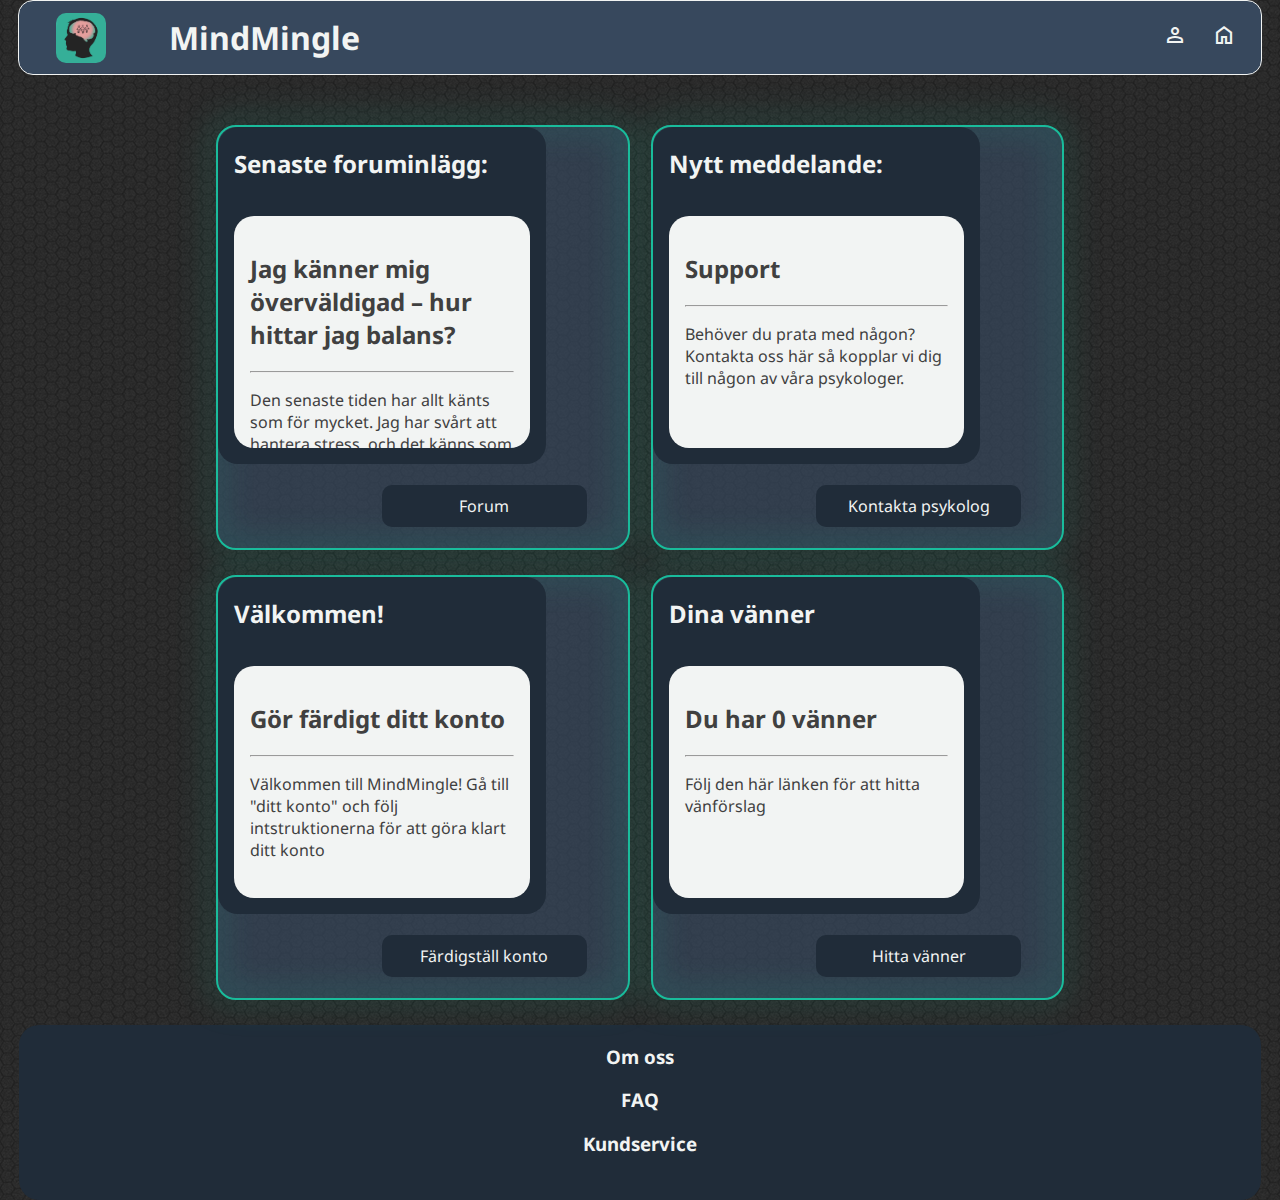
<file: index.html>
<!DOCTYPE html>
<html lang="en">
<head>
    <meta charset="UTF-8">
    <meta name="viewport" content="width=device-width, initial-scale=1.0">
    <title>Start | Mindmingle</title>
    <link rel="stylesheet" href="/css/style.css">
    <link rel="icon" type="image/x-icon" href="/img/mindminglev1.jpg">
    <link rel="preconnect" href="https://fonts.googleapis.com">
    <link rel="preconnect" href="https://fonts.gstatic.com" crossorigin>
    <link href="https://fonts.googleapis.com/css2?family=Material+Symbols+Outlined" rel="stylesheet">
    <link href="https://fonts.googleapis.com/css2?family=Noto+Sans:ital,wght@0,100..900;1,100..900&display=swap" rel="stylesheet">
</head>
<body>
    <div class="container">
        <div class="topbar">
            <img src="/img/mindminglev1.jpg" alt="">
            <h1>MindMingle</h1>
            <div class="icons">
                <a href=""><span class="material-symbols-outlined">person</span></a>
                <a href="index.html"><span class="material-symbols-outlined">home</span></a>
            </div>
        </div>
        <div class="card" id="sc1">
            <div class="button"><a href="forum.html" class="link">Forum</a></div>
            <div class="image">
                
                <h2 id="latest">Senaste foruminlägg:</h2>
                <div class="question1">
                    <h2>Jag känner mig överväldigad – hur hittar jag balans?</h2> <hr>
                    <p>Den senaste tiden har allt känts som för mycket. Jag har svårt 
                        att hantera stress, och det känns som att jag aldrig riktigt får 
                        tid för återhämtning. Tankarna snurrar och jag vet inte var jag ska 
                        börja för att må bättre. Har någon av er varit i en liknande situation? 
                        Vad hjälpte er att hitta balans igen? Jag skulle verkligen uppskatta råd 
                        eller erfarenheter från er som gått igenom något liknande. 💬💚

                    </p>
                </div>
            </div>
        </div>
        <div class="card" id="sc2">
            <div class="button"><a href="people.html" class="link">Kontakta psykolog</a></div>
            <div class="image">
                <h2 id="message">Nytt meddelande: </h2>
                <div class="message">
                    <h2>Support</h2> <hr>
                    <p class="newmessage">
                        Behöver du prata med någon? Kontakta 
                        oss här så kopplar vi dig till någon av våra psykologer.
                    </p>
                </div>
            </div>
        </div>
        <div class="card" id="sc3">
            <div class="button"><a href="dittkonto.html" class="link">Färdigställ konto</a></div>
            <div class="image">
                <h2 id="account">Välkommen!</h2>
                <div class="message">
                    <h2>Gör färdigt ditt konto</h2><hr>
                    <p>
                        Välkommen till MindMingle! Gå till "ditt konto" 
                        och följ intstruktionerna för att göra klart ditt konto 
                    </p>
                </div>

            </div>
        </div>
        <div class="card" id="sc4">
            <div class="button"><a href="vanner.html" class="link">Hitta vänner</a></div>
            <div class="image">
                <h2 id="friends">Dina vänner</h2>
                <div class="message">
                    <h2>Du har 0 vänner</h2><hr>
                    <p>
                        Följ den här länken för att hitta vänförslag
                    </p>
                </div>     
            </div>
        </div>
        <aside class="as1">
            
        </aside>
        <aside class="as2">
            
        </aside>
        <footer>
            <h3><a href="about.html">Om oss</a></h3>
            <h3>FAQ</h3>
            <h3>Kundservice</h3>
        </footer>
    </div>
</body>
</html>
</file>
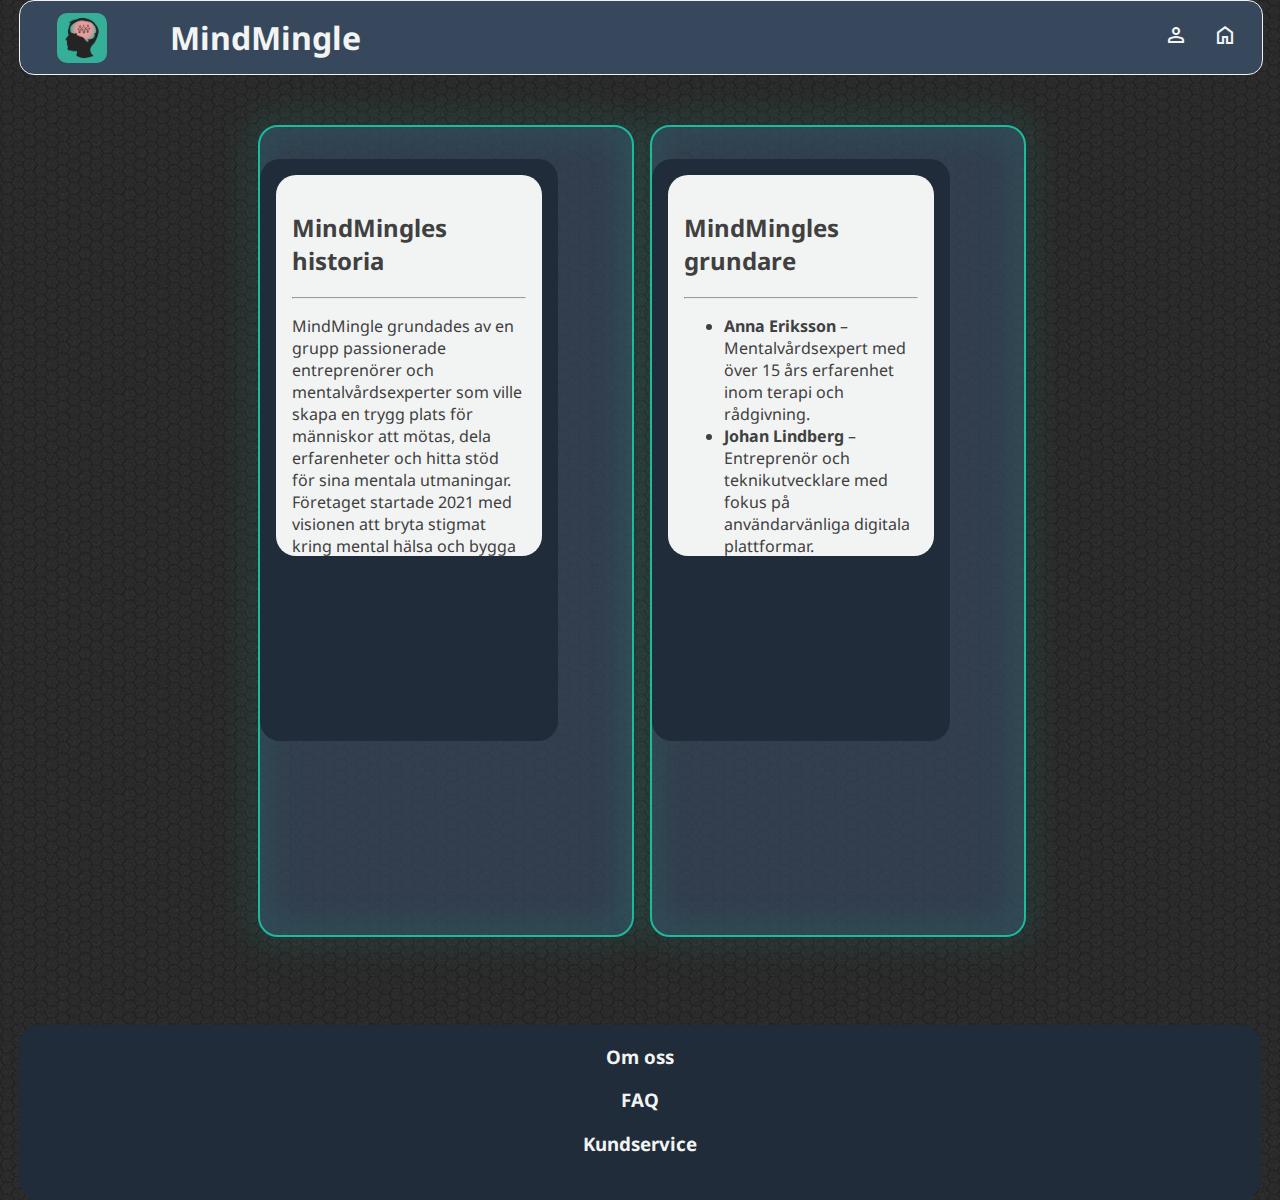
<file: about.html>
<!DOCTYPE html>
<html lang="en">
<head>
    <meta charset="UTF-8">
    <meta name="viewport" content="width=device-width, initial-scale=1.0">
    <title>Om oss | Mindmingle</title>
    <link rel="stylesheet" href="/css/style.css">
    <link rel="preconnect" href="https://fonts.googleapis.com">
    <link rel="preconnect" href="https://fonts.gstatic.com" crossorigin>
    <link href="https://fonts.googleapis.com/css2?family=Material+Symbols+Outlined" rel="stylesheet" />
    <link href="https://fonts.googleapis.com/css2?family=Noto+Sans:ital,wght@0,100..900;1,100..900&display=swap" rel="stylesheet">
    <link rel="icon" type="image/x-icon" href="/img/mindminglev1.jpg">
</head>
<body>
    <div class="about-grid">
        <div class="topbar" id="topbar-about">
            <img src="/img/mindminglev1.jpg" alt="">
            <h1>MindMingle</h1>
            <div class="icons">
                <a href=""><span class="material-symbols-outlined">person</span></a>
                <a href="index.html"><span class="material-symbols-outlined">home</span></a>
            </div>
        </div>
        <div class="about1 card">
            <div class="about1Inside image">
                <div class="message">
                    <h2>MindMingles historia</h2><hr>
                    <p>MindMingle grundades av en grupp passionerade entreprenörer och mentalvårdsexperter som 
                        ville skapa en trygg plats för människor att mötas, dela erfarenheter och hitta stöd för 
                        sina mentala utmaningar. Företaget startade 2021 med visionen att bryta stigmat kring mental 
                        hälsa och bygga en inkluderande communityplattform där användare kan få hjälp av både professionella 
                        terapeuter och andra med liknande erfarenheter. Genom att kombinera modern teknik med evidensbaserade 
                        metoder har MindMingle blivit en ledande plattform för dem som söker stöd, vägledning eller bara 
                        en förstående gemenskap för att främja sitt mentala välbefinnande.</p>

                </div>
            </div>
            
        </div>
        <div class="about2 card">
            <div class="about2Inside image">
                <div class="message">
                    <p>
                        <h2>MindMingles grundare</h2><hr>
                        <ul>
                            <li><strong>Anna Eriksson</strong> – Mentalvårdsexpert med över 15 års erfarenhet inom terapi och rådgivning.</li>
                            <li><strong>Johan Lindberg</strong> – Entreprenör och teknikutvecklare med fokus på användarvänliga digitala plattformar.</li>
                            <li><strong>Sofia Holm</strong> – Psykolog och föreläsare specialiserad på att bryta stigmat kring mental hälsa.</li>
                            <li><strong>Emil Svensson</strong> – Marknadsföringsexpert med en passion för att bygga starka gemenskaper.</li>
                        </ul>
                        
                    </p>
                </div>
            </div>    
        </div>
        <footer class="aboutfoot">
            <h3><a href="about.html">Om oss</a></h3>
            <h3>FAQ</h3>
            <h3>Kundservice</h3>
        </footer>
    </div>
</body>
</html>
</file>
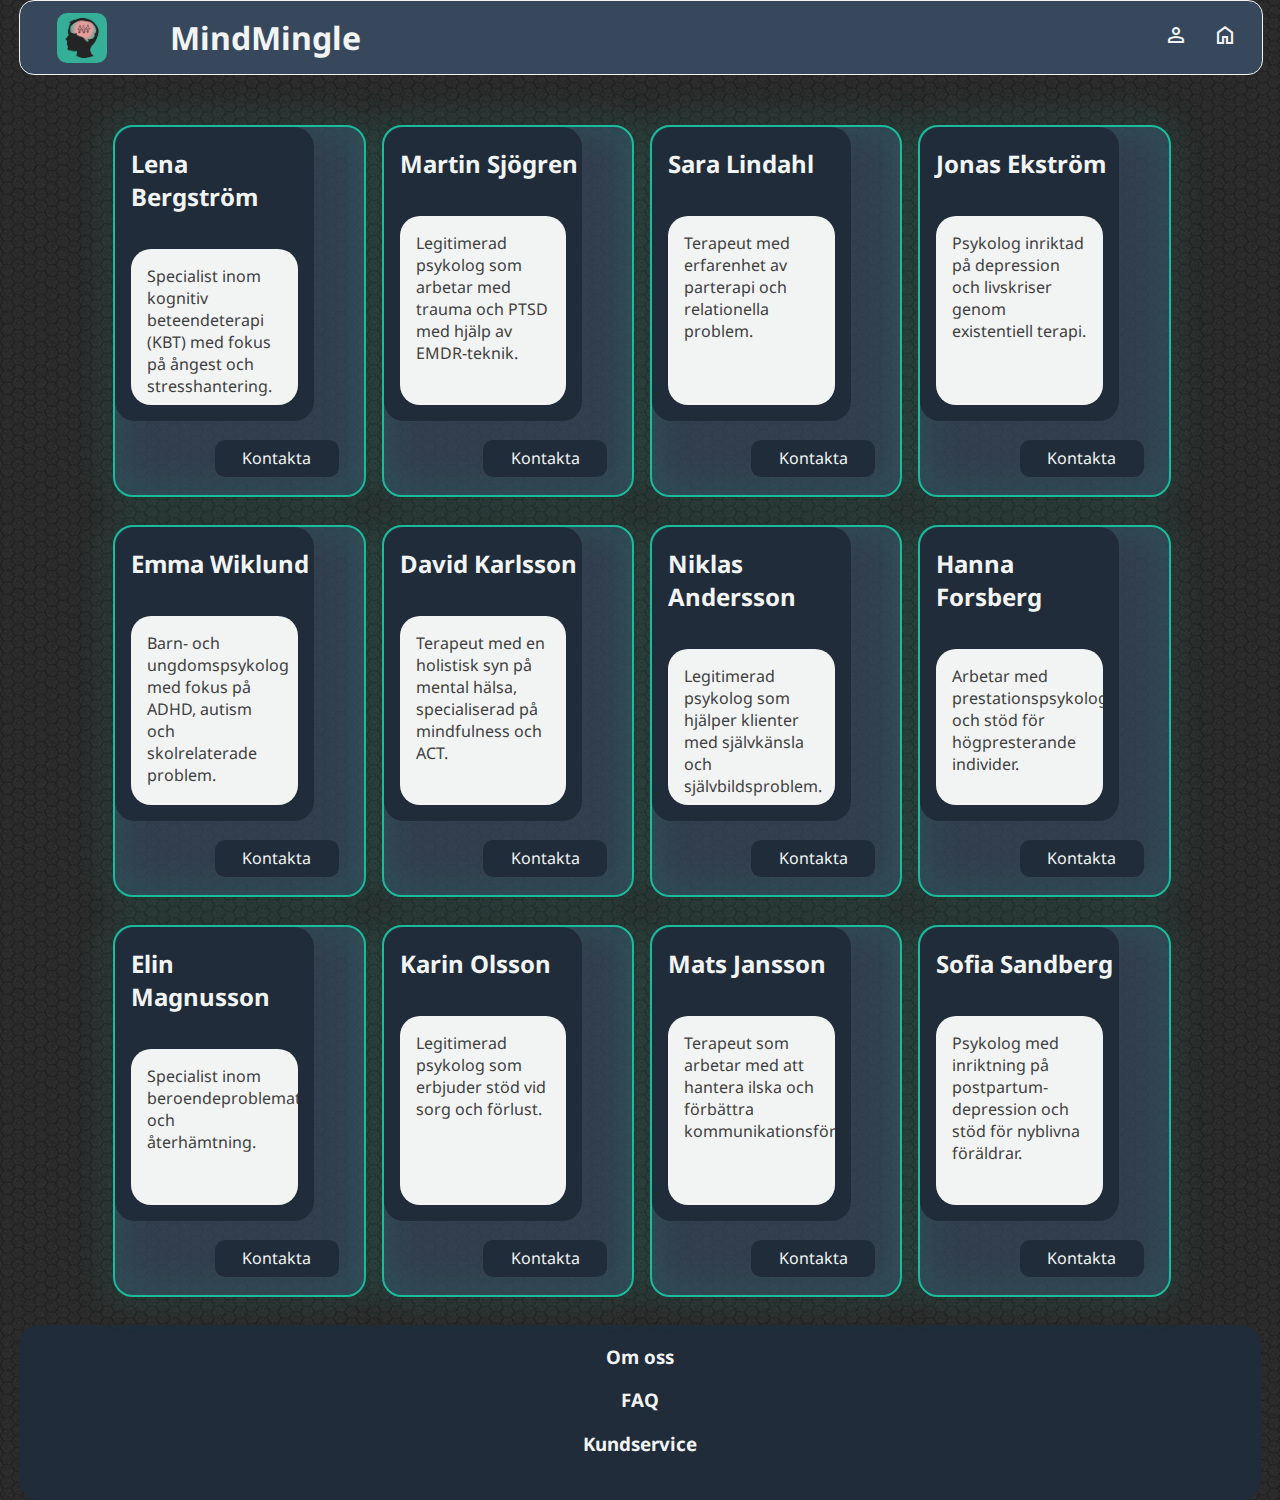
<file: people.html>
<!DOCTYPE html>
<html lang="en">
<head>
    <meta charset="UTF-8">
    <meta name="viewport" content="width=device-width, initial-scale=1.0">
    <title>Utforska | Mindmingle</title>
    <link rel="stylesheet" href="/css/style.css">
    <link rel="preconnect" href="https://fonts.googleapis.com">
    <link rel="preconnect" href="https://fonts.gstatic.com" crossorigin>
    <link href="https://fonts.googleapis.com/css2?family=Material+Symbols+Outlined" rel="stylesheet" />
    <link href="https://fonts.googleapis.com/css2?family=Noto+Sans:ital,wght@0,100..900;1,100..900&display=swap" rel="stylesheet">
    <link rel="icon" type="image/x-icon" href="/img/mindminglev1.jpg">
</head>
<body>
    <div class="people">
        <div class="topbar">
            <img src="/img/mindminglev1.jpg" alt="">
            <h1>MindMingle</h1>
            <div class="icons">
                <a href=""><span class="material-symbols-outlined">person</span></a>
                <a href="index.html"><span class="material-symbols-outlined">home</span></a>
            </div>
        </div>
        <div class="card" id="pr1">
            <div class="button"><a class="link">Kontakta</a></div>
            <div class="image">
                <h2 id="latest">Lena Bergström</h2>
                <div class="description">Specialist inom kognitiv beteendeterapi (KBT) med fokus på ångest och stresshantering.</div>
            </div>
        </div>
        <div class="card" id="pr2">
            <div class="button"><a class="link">Kontakta</a></div>
            <div class="image">
                <h2 id="latest">Martin Sjögren</h2>
                <div class="description">Legitimerad psykolog som arbetar med trauma och PTSD med hjälp av EMDR-teknik.</div>
            </div>
        </div>
        <div class="card"id="pr3">
            <div class="button"><a class="link">Kontakta</a></div>
            <div class="image">
                <h2 id="latest">Sara Lindahl</h2>
                <div class="description">Terapeut med erfarenhet av parterapi och relationella problem.</div>
            </div>

        </div>
        <div class="card"id="pr4">
            <div class="button"><a class="link">Kontakta</a></div>
            <div class="image">
                <h2 id="latest">Jonas Ekström</h2>
                <div class="description">Psykolog inriktad på depression och livskriser genom existentiell terapi.</div>
            </div>

        </div>
        <div class="card"id="pr5">
            <div class="button"><a class="link">Kontakta</a></div>
            <div class="image">
                <h2 id="latest">Emma Wiklund</h2>
                <div class="description">Barn- och ungdomspsykolog med fokus på ADHD, autism och skolrelaterade problem.</div>
            </div>

        </div>
        <div class="card"id="pr6">
            <div class="button"><a class="link">Kontakta</a></div>
            <div class="image">
                <h2 id="latest">David Karlsson</h2>
                <div class="description">Terapeut med en holistisk syn på mental hälsa, specialiserad på mindfulness och ACT.</div>
            </div>
        </div>
        <div class="card"id="pr7">
            <div class="button"><a class="link">Kontakta</a></div>
            <div class="image">
                <h2 id="latest">Niklas Andersson</h2>
                <div class="description">Legitimerad psykolog som hjälper klienter med självkänsla och självbildsproblem.</div>
            </div>
        </div>
        <div class="card"id="pr8">
            <div class="button"><a class="link">Kontakta</a></div>
            <div class="image">
                <h2 id="latest">Hanna Forsberg</h2>
                <div class="description">Arbetar med prestationspsykologi och stöd för högpresterande individer.</div>
            </div>
        </div>
        <div class="card"id="pr9">
            <div class="button"><a class="link">Kontakta</a></div>
            <div class="image">
                <h2 id="latest">Elin Magnusson</h2>
                <div class="description">Specialist inom beroendeproblematik och återhämtning.</div>
            </div>
        </div>
        <div class="card"id="pr10">
            <div class="button"><a class="link">Kontakta</a></div>
            <div class="image">
                <h2 id="latest">Karin Olsson</h2>
                <div class="description">Legitimerad psykolog som erbjuder stöd vid sorg och förlust.</div>
            </div>
        </div>
        <div class="card"id="pr11">
            <div class="button"><a class="link">Kontakta</a></div>
            <div class="image">
                <h2 id="latest">Mats Jansson</h2>
                <div class="description">Terapeut som arbetar med att hantera ilska och förbättra kommunikationsförmåga.</div>
            </div>
        </div>
        <div class="card"id="pr12">
            <div class="button"><a class="link">Kontakta</a></div>
            <div class="image">
                <h2 id="latest">Sofia Sandberg</h2>
                <div class="description">Psykolog med inriktning på postpartum-depression och stöd för nyblivna föräldrar.</div>
            </div>
        </div>
        <footer>
            <h3><a href="about.html">Om oss</a></h3>
            <h3>FAQ</h3>
            <h3>Kundservice</h3>
        </footer>
    </div>
</body>
</html>
</file>
<file: css/style.css>
* {
    --turquoise: #1ABC9C;
    --black: #202c39;
    --white: #f2f4f3;
    --gray: #37485d;
    --lightblue: #27efc7;   
}

body {
    background-image: url(/img/dark-honeycomb.png);
    font-family: 'Noto Sans';
    color: var(--white);
    margin: 0;
    display: flex;
    justify-content: center;
}

.topbar {
    position: sticky;
    top: 0;
    z-index: 3;
    background-color: var(--gray);
    width: 100%;
    border-radius: 15px;
    display: flex;
    align-items: center;  
    border: 1px solid var(--white); 
    grid-area: hed;
    justify-content: start;
    gap: 5%;
}

.topbar > img {
    height: 50px;
    margin-left: 3%;
    border-radius: 20%;
}


/* index.html */
.card {
    position: relative;
    width: 100%;
    height: calc(65% * 1.618);
    background-color: #37485dB2;
    border-radius: 20px;
    border: 2px solid var(--turquoise);
    display: grid;
    z-index: 2;
    grid-template-columns: 80% 20%;
    grid-template-rows: 80% 20%;
    grid-template-areas: 
    'img .'
    'tx tx';
    align-items: center;
    justify-items: end;
} 
    
.image {
    width:100%;
    height:100%;
    grid-area: img;
    background-color: var(--black);
    z-index: 3;
    border-radius: 20px;
    display: flex;
    flex-direction: column;
}

.card::before {
    position: absolute;
    height: 100%; 
    width: 100%;
    z-index: -2;
    inset: -.3rem;
    content: "";
    filter: blur(1rem);
    border-radius: 20px;
    border: 3px solid var(--turquoise)
}

.button {
    position:relative;
    grid-area: tx;
    width: 50%;
    height: 50%;
    background-color: var(--black);
    margin-right: 10%;
    border-radius: 10px;
    text-align: center;
    align-content: center;
    z-index: 3;
    display: flex;
    align-items: center;
    transition: 250ms ease;
}

.container {
    height: 1200px;
    display: grid;
    width: 97vw;;
    grid-template-columns: 1fr 33% 33% 1fr;
    grid-template-rows: 75px 400px 400px 1fr;
    grid-template-areas: 
    'hed hed hed hed'
    'as1 sc1 sc2 as2'
    'as1 sc3 sc4 as2'
    'fot fot fot fot';
    row-gap: 50px;
    column-gap: 25px;
    justify-items: center;
}

#sc1 {
    grid-area: sc1;
}
    
#sc2 {
    grid-area: sc2;
}

#sc3 {
    grid-area: sc3;
}

#sc4 {
    grid-area: sc4;
}

.as1 {
    grid-area: as1;
}

.as2 {
    grid-area: as2;
}

.icons {
    width: 100%;
    display: flex;
    justify-content: flex-end;
    margin-right: 25px;
    gap: 3%;
}

a {
    text-decoration: none;
    color: var(--white);
}

footer {
    background-color: var(--black);
    grid-area: fot;
    width: 100%;
    text-align: center; 
    border-radius: 20px;
}

aside > img {
    width: 100%;
    border-radius: 15px;
}

.link {
    display: flex;
    flex: 1;
    height: 100%;
    align-items: center;
    justify-content: center;
    text-align: center;
    width: 100%;
}

.question1 {
    height: 60%;
    background-color: var(--white);
    border-radius: inherit;
    margin: 1rem;
    color: #404040;
    overflow-y: scroll;
    scrollbar-width: none;
    padding: 1rem;
}

#latest {
    margin-left: 1rem;
}

#message {
    margin-left: 1rem;
}

.message {
    height: 60%;
    background-color: var(--white);
    border-radius: 20px;
    margin: 1rem;
    color: #404040;
    overflow-y: scroll;
    scrollbar-width: none;
    padding: 1rem;
}

.button:hover {
    scale: 1.05;
    background-color: var(--turquoise);
}

#account {
    margin-left: 1rem;
}

#friends {
    margin-left: 1rem;
}


/* People.html*/

.people {
    display: grid;
    width: 97vw;
    height: 1500px;
    grid-template-rows: 75px 350px 350px 350px 1fr;
    grid-template-columns: 1fr 20% 20% 20% 20% 1fr;
    grid-template-areas: 
    'hed hed hed hed hed hed'
    'si1 pr1 pr2 pr3 pr4 si2'
    'si1 pr5 pr6 pr7 pr8 si2'
    'si1 pr9 pr10 pr11 pr12 si2'
    'fot fot fot fot fot fot';
    row-gap: 50px;
    column-gap: 20px;
}

#pr1 {
grid-area: pr1;
}

#pr2 {
grid-area: pr2;
}

#pr3 {
grid-area: pr3;
}

#pr4 {
grid-area: pr4;
}

#pr5 {
grid-area: pr5;
}

#pr6 {
grid-area: pr6;
}

#pr7 {
grid-area: pr7;
}

#pr8 {
grid-area: pr8;
}

#pr9 {
grid-area: pr9;
}

#pr10 {
grid-area: pr10;
}

#pr11 {
grid-area: pr11;
}

#pr12 {
    grid-area: pr12;
}

.description {
    height: 60%;
    background-color: var(--white);
    border-radius: 20px;
    margin: 1rem;
    color: #404040;
    overflow-y: scroll;
    scrollbar-width: none;
    padding: 1rem;
}


/*Om-oss.html*/



.about-grid {
    width: 97vw;
    height: 1200px;
    display: grid;
    grid-template-columns: 1fr 30% 30% 1fr;
    grid-template-rows: 75px 400px 400px 1fr;
    grid-template-areas: 
    'hd hd hd hd'
    'a1 s1 s2 a2'
    'a1 s1 s2 a2'
    'ft ft ft ft';
    row-gap: 50px;
    column-gap: 20px;
}

#topbar-about {
    grid-area: hd;
}


.about1 {
    grid-area: s1;
    height: 95%;
    width: 100%;
}

.about1Inside {
    height: 90%;
    width:100%;
    margin-left: 10px;
}

.about2 {
    grid-area: s2;
    height: 95%;
}

.about2Inside {
    height: 90%;
}

.aboutfoot {
    grid-area: ft;
}
</file>
